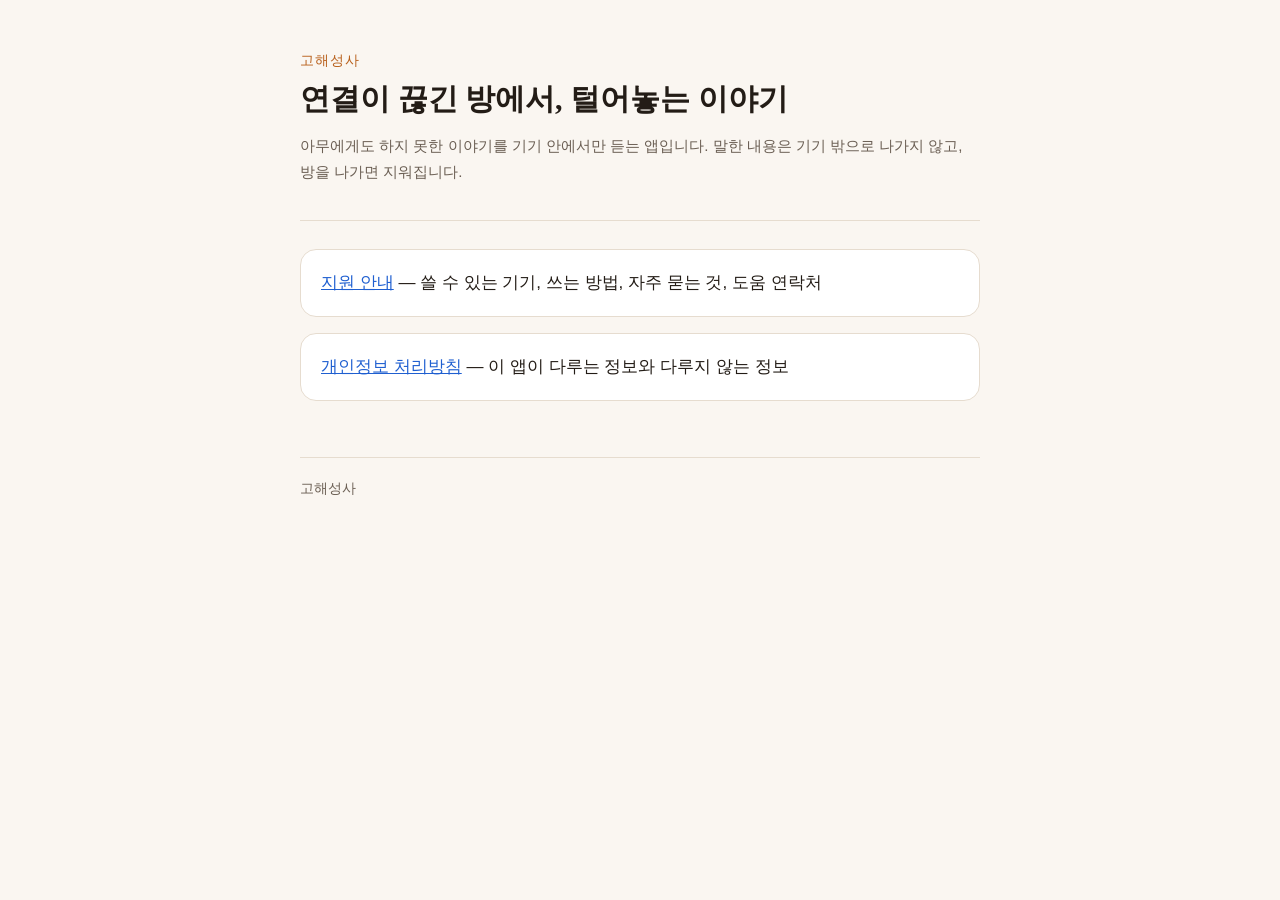
<file: index.html>
<!doctype html>
<html lang="ko">
<head>
<meta charset="utf-8">
<meta name="viewport" content="width=device-width, initial-scale=1">
<title>고해성사</title>
<link rel="stylesheet" href="style.css">
</head>
<body>
<main>
<header class="top">
  <p class="app">고해성사</p>
  <h1>연결이 끊긴 방에서, 털어놓는 이야기</h1>
  <p class="muted">아무에게도 하지 못한 이야기를 기기 안에서만 듣는 앱입니다. 말한 내용은 기기 밖으로 나가지 않고, 방을 나가면 지워집니다.</p>
</header>
<div class="card"><a href="support.html">지원 안내</a> — 쓸 수 있는 기기, 쓰는 방법, 자주 묻는 것, 도움 연락처</div>
<div class="card"><a href="privacy.html">개인정보 처리방침</a> — 이 앱이 다루는 정보와 다루지 않는 정보</div>
<footer>고해성사</footer>
</main>
</body>
</html>
</file>
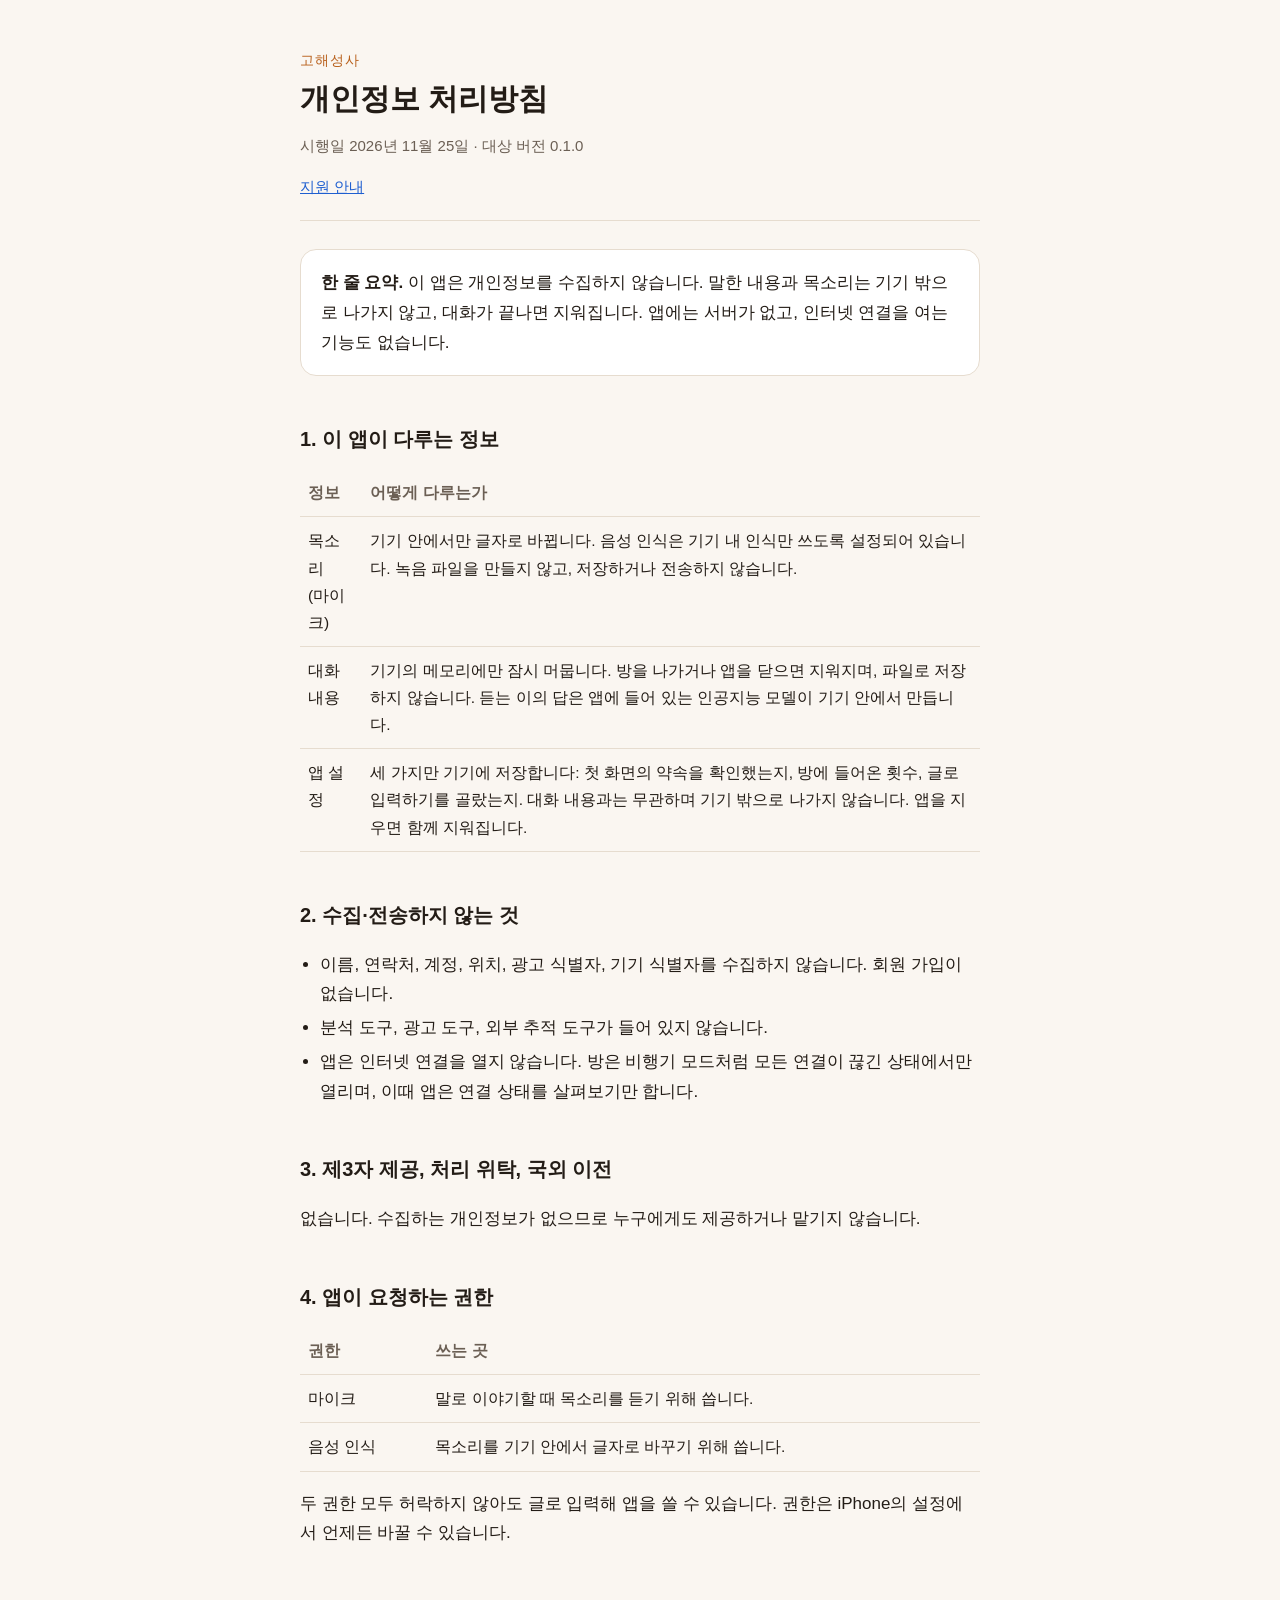
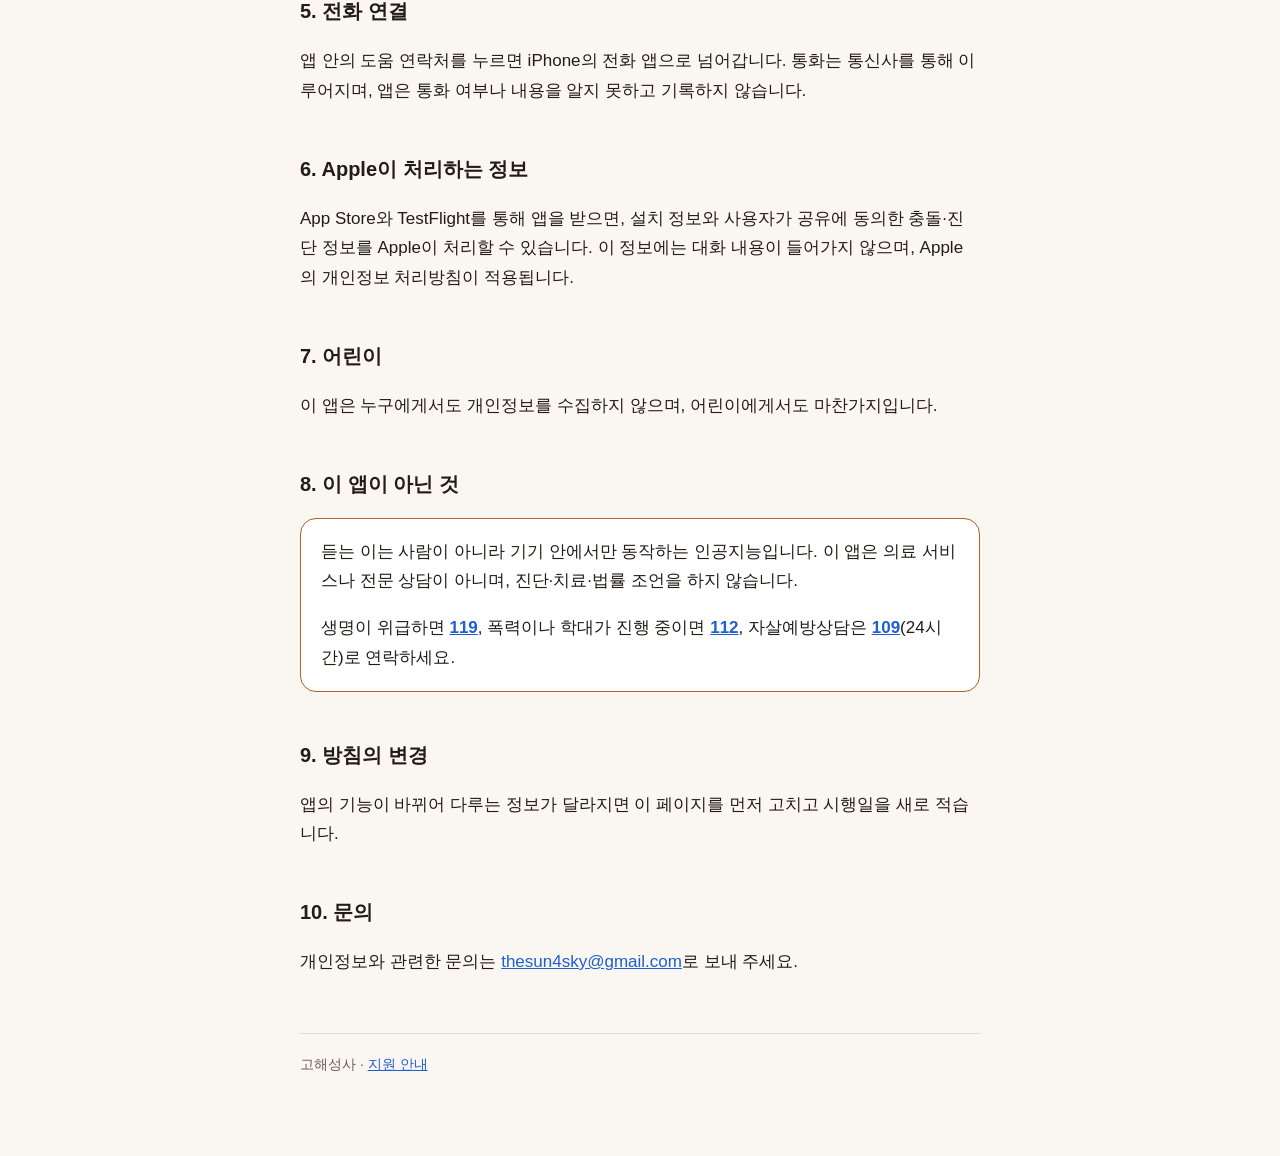
<file: privacy.html>
<!doctype html>
<html lang="ko">
<head>
<meta charset="utf-8">
<meta name="viewport" content="width=device-width, initial-scale=1">
<title>개인정보 처리방침 — 고해성사</title>
<link rel="stylesheet" href="style.css">
</head>
<body>
<main>
<header class="top">
  <p class="app">고해성사</p>
  <h1>개인정보 처리방침</h1>
  <p class="muted">시행일 2026년 11월 25일 · 대상 버전 0.1.0</p>
  <nav><a href="support.html">지원 안내</a></nav>
</header>

<div class="card">
  <strong>한 줄 요약.</strong> 이 앱은 개인정보를 수집하지 않습니다. 말한 내용과 목소리는 기기 밖으로 나가지 않고, 대화가 끝나면 지워집니다. 앱에는 서버가 없고, 인터넷 연결을 여는 기능도 없습니다.
</div>

<h2>1. 이 앱이 다루는 정보</h2>
<table>
  <tr><th>정보</th><th>어떻게 다루는가</th></tr>
  <tr><td>목소리<br>(마이크)</td><td>기기 안에서만 글자로 바뀝니다. 음성 인식은 기기 내 인식만 쓰도록 설정되어 있습니다. 녹음 파일을 만들지 않고, 저장하거나 전송하지 않습니다.</td></tr>
  <tr><td>대화 내용</td><td>기기의 메모리에만 잠시 머뭅니다. 방을 나가거나 앱을 닫으면 지워지며, 파일로 저장하지 않습니다. 듣는 이의 답은 앱에 들어 있는 인공지능 모델이 기기 안에서 만듭니다.</td></tr>
  <tr><td>앱 설정</td><td>세 가지만 기기에 저장합니다: 첫 화면의 약속을 확인했는지, 방에 들어온 횟수, 글로 입력하기를 골랐는지. 대화 내용과는 무관하며 기기 밖으로 나가지 않습니다. 앱을 지우면 함께 지워집니다.</td></tr>
</table>

<h2>2. 수집·전송하지 않는 것</h2>
<ul>
  <li>이름, 연락처, 계정, 위치, 광고 식별자, 기기 식별자를 수집하지 않습니다. 회원 가입이 없습니다.</li>
  <li>분석 도구, 광고 도구, 외부 추적 도구가 들어 있지 않습니다.</li>
  <li>앱은 인터넷 연결을 열지 않습니다. 방은 비행기 모드처럼 모든 연결이 끊긴 상태에서만 열리며, 이때 앱은 연결 상태를 살펴보기만 합니다.</li>
</ul>

<h2>3. 제3자 제공, 처리 위탁, 국외 이전</h2>
<p>없습니다. 수집하는 개인정보가 없으므로 누구에게도 제공하거나 맡기지 않습니다.</p>

<h2>4. 앱이 요청하는 권한</h2>
<table>
  <tr><th>권한</th><th>쓰는 곳</th></tr>
  <tr><td>마이크</td><td>말로 이야기할 때 목소리를 듣기 위해 씁니다.</td></tr>
  <tr><td>음성 인식</td><td>목소리를 기기 안에서 글자로 바꾸기 위해 씁니다.</td></tr>
</table>
<p>두 권한 모두 허락하지 않아도 글로 입력해 앱을 쓸 수 있습니다. 권한은 iPhone의 설정에서 언제든 바꿀 수 있습니다.</p>

<h2>5. 전화 연결</h2>
<p>앱 안의 도움 연락처를 누르면 iPhone의 전화 앱으로 넘어갑니다. 통화는 통신사를 통해 이루어지며, 앱은 통화 여부나 내용을 알지 못하고 기록하지 않습니다.</p>

<h2>6. Apple이 처리하는 정보</h2>
<p>App Store와 TestFlight를 통해 앱을 받으면, 설치 정보와 사용자가 공유에 동의한 충돌·진단 정보를 Apple이 처리할 수 있습니다. 이 정보에는 대화 내용이 들어가지 않으며, Apple의 개인정보 처리방침이 적용됩니다.</p>

<h2>7. 어린이</h2>
<p>이 앱은 누구에게서도 개인정보를 수집하지 않으며, 어린이에게서도 마찬가지입니다.</p>

<h2>8. 이 앱이 아닌 것</h2>
<div class="card warn">
  <p style="margin-top:0">듣는 이는 사람이 아니라 기기 안에서만 동작하는 인공지능입니다. 이 앱은 의료 서비스나 전문 상담이 아니며, 진단·치료·법률 조언을 하지 않습니다.</p>
  <p style="margin-bottom:0">생명이 위급하면 <a class="tel" href="tel:119">119</a>, 폭력이나 학대가 진행 중이면 <a class="tel" href="tel:112">112</a>, 자살예방상담은 <a class="tel" href="tel:109">109</a>(24시간)로 연락하세요.</p>
</div>

<h2>9. 방침의 변경</h2>
<p>앱의 기능이 바뀌어 다루는 정보가 달라지면 이 페이지를 먼저 고치고 시행일을 새로 적습니다.</p>

<h2>10. 문의</h2>
<p>개인정보와 관련한 문의는 <a href="mailto:thesun4sky@gmail.com">thesun4sky@gmail.com</a>로 보내 주세요.</p>

<footer>고해성사 · <a href="support.html">지원 안내</a></footer>
</main>
</body>
</html>
</file>
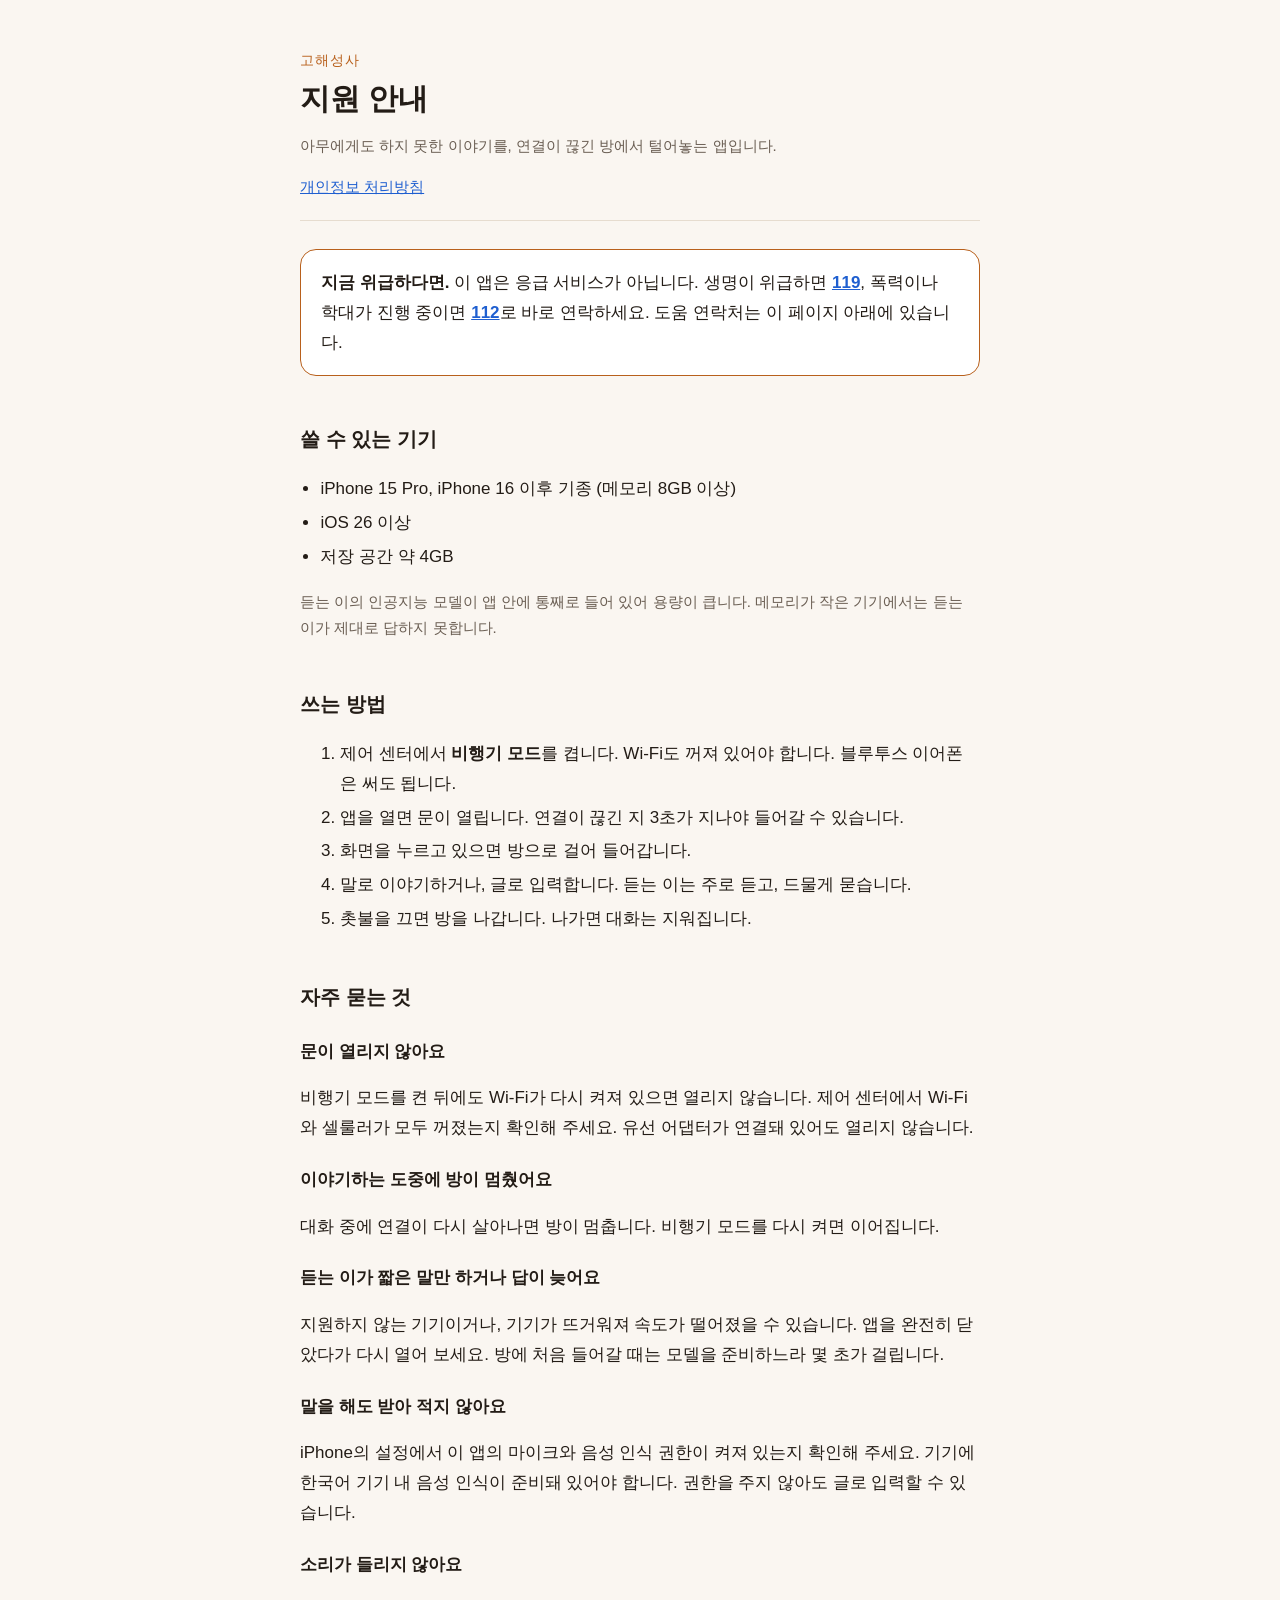
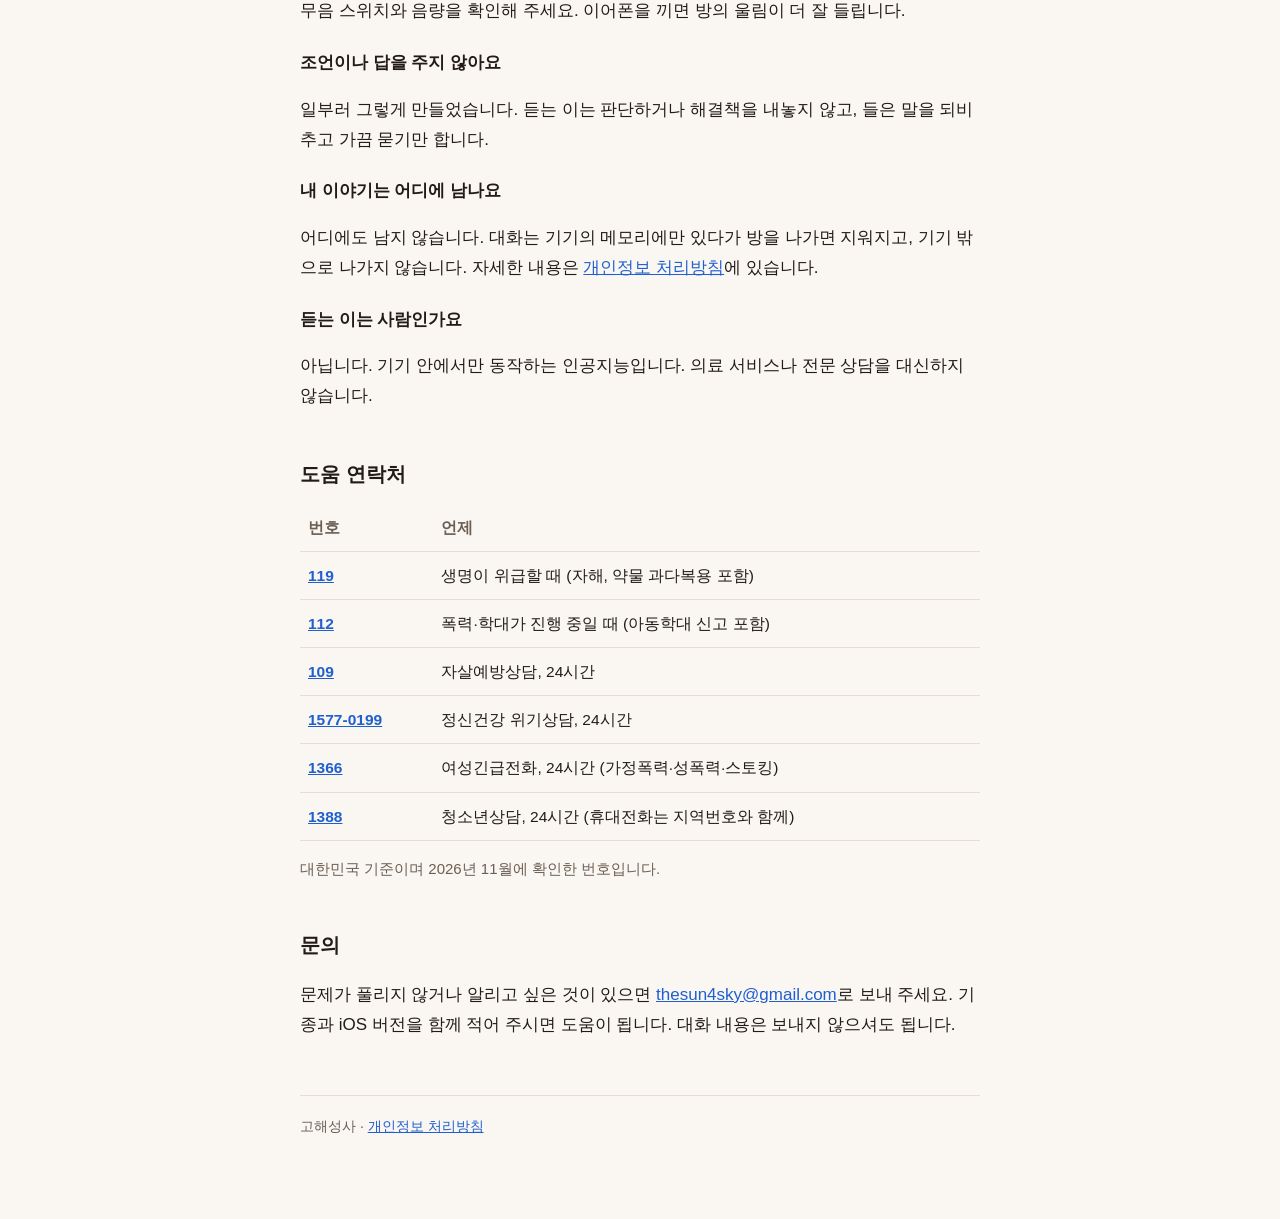
<file: support.html>
<!doctype html>
<html lang="ko">
<head>
<meta charset="utf-8">
<meta name="viewport" content="width=device-width, initial-scale=1">
<title>지원 안내 — 고해성사</title>
<link rel="stylesheet" href="style.css">
</head>
<body>
<main>
<header class="top">
  <p class="app">고해성사</p>
  <h1>지원 안내</h1>
  <p class="muted">아무에게도 하지 못한 이야기를, 연결이 끊긴 방에서 털어놓는 앱입니다.</p>
  <nav><a href="privacy.html">개인정보 처리방침</a></nav>
</header>

<div class="card warn">
  <strong>지금 위급하다면.</strong> 이 앱은 응급 서비스가 아닙니다. 생명이 위급하면 <a class="tel" href="tel:119">119</a>, 폭력이나 학대가 진행 중이면 <a class="tel" href="tel:112">112</a>로 바로 연락하세요. 도움 연락처는 이 페이지 아래에 있습니다.
</div>

<h2>쓸 수 있는 기기</h2>
<ul>
  <li>iPhone 15 Pro, iPhone 16 이후 기종 (메모리 8GB 이상)</li>
  <li>iOS 26 이상</li>
  <li>저장 공간 약 4GB</li>
</ul>
<p class="muted">듣는 이의 인공지능 모델이 앱 안에 통째로 들어 있어 용량이 큽니다. 메모리가 작은 기기에서는 듣는 이가 제대로 답하지 못합니다.</p>

<h2>쓰는 방법</h2>
<ol>
  <li>제어 센터에서 <strong>비행기 모드</strong>를 켭니다. Wi-Fi도 꺼져 있어야 합니다. 블루투스 이어폰은 써도 됩니다.</li>
  <li>앱을 열면 문이 열립니다. 연결이 끊긴 지 3초가 지나야 들어갈 수 있습니다.</li>
  <li>화면을 누르고 있으면 방으로 걸어 들어갑니다.</li>
  <li>말로 이야기하거나, 글로 입력합니다. 듣는 이는 주로 듣고, 드물게 묻습니다.</li>
  <li>촛불을 끄면 방을 나갑니다. 나가면 대화는 지워집니다.</li>
</ol>

<h2>자주 묻는 것</h2>
<h3>문이 열리지 않아요</h3>
<p>비행기 모드를 켠 뒤에도 Wi-Fi가 다시 켜져 있으면 열리지 않습니다. 제어 센터에서 Wi-Fi와 셀룰러가 모두 꺼졌는지 확인해 주세요. 유선 어댑터가 연결돼 있어도 열리지 않습니다.</p>
<h3>이야기하는 도중에 방이 멈췄어요</h3>
<p>대화 중에 연결이 다시 살아나면 방이 멈춥니다. 비행기 모드를 다시 켜면 이어집니다.</p>
<h3>듣는 이가 짧은 말만 하거나 답이 늦어요</h3>
<p>지원하지 않는 기기이거나, 기기가 뜨거워져 속도가 떨어졌을 수 있습니다. 앱을 완전히 닫았다가 다시 열어 보세요. 방에 처음 들어갈 때는 모델을 준비하느라 몇 초가 걸립니다.</p>
<h3>말을 해도 받아 적지 않아요</h3>
<p>iPhone의 설정에서 이 앱의 마이크와 음성 인식 권한이 켜져 있는지 확인해 주세요. 기기에 한국어 기기 내 음성 인식이 준비돼 있어야 합니다. 권한을 주지 않아도 글로 입력할 수 있습니다.</p>
<h3>소리가 들리지 않아요</h3>
<p>무음 스위치와 음량을 확인해 주세요. 이어폰을 끼면 방의 울림이 더 잘 들립니다.</p>
<h3>조언이나 답을 주지 않아요</h3>
<p>일부러 그렇게 만들었습니다. 듣는 이는 판단하거나 해결책을 내놓지 않고, 들은 말을 되비추고 가끔 묻기만 합니다.</p>
<h3>내 이야기는 어디에 남나요</h3>
<p>어디에도 남지 않습니다. 대화는 기기의 메모리에만 있다가 방을 나가면 지워지고, 기기 밖으로 나가지 않습니다. 자세한 내용은 <a href="privacy.html">개인정보 처리방침</a>에 있습니다.</p>
<h3>듣는 이는 사람인가요</h3>
<p>아닙니다. 기기 안에서만 동작하는 인공지능입니다. 의료 서비스나 전문 상담을 대신하지 않습니다.</p>

<h2>도움 연락처</h2>
<table>
  <tr><th>번호</th><th>언제</th></tr>
  <tr><td><a class="tel" href="tel:119">119</a></td><td>생명이 위급할 때 (자해, 약물 과다복용 포함)</td></tr>
  <tr><td><a class="tel" href="tel:112">112</a></td><td>폭력·학대가 진행 중일 때 (아동학대 신고 포함)</td></tr>
  <tr><td><a class="tel" href="tel:109">109</a></td><td>자살예방상담, 24시간</td></tr>
  <tr><td><a class="tel" href="tel:15770199">1577-0199</a></td><td>정신건강 위기상담, 24시간</td></tr>
  <tr><td><a class="tel" href="tel:1366">1366</a></td><td>여성긴급전화, 24시간 (가정폭력·성폭력·스토킹)</td></tr>
  <tr><td><a class="tel" href="tel:1388">1388</a></td><td>청소년상담, 24시간 (휴대전화는 지역번호와 함께)</td></tr>
</table>
<p class="muted">대한민국 기준이며 2026년 11월에 확인한 번호입니다.</p>

<h2>문의</h2>
<p>문제가 풀리지 않거나 알리고 싶은 것이 있으면 <a href="mailto:thesun4sky@gmail.com">thesun4sky@gmail.com</a>로 보내 주세요. 기종과 iOS 버전을 함께 적어 주시면 도움이 됩니다. 대화 내용은 보내지 않으셔도 됩니다.</p>

<footer>고해성사 · <a href="privacy.html">개인정보 처리방침</a></footer>
</main>
</body>
</html>
</file>
<file: style.css>
:root { --bg:#0e0c0b; --panel:#191512; --ink:#f3ece4; --muted:#b9ada0; --line:#322a24; --accent:#f0a05a; --blue:#7fb0ff; }
@media (prefers-color-scheme: light) { :root { --bg:#faf6f1; --panel:#ffffff; --ink:#231c16; --muted:#6b5f54; --line:#e6dccf; --accent:#b8601c; --blue:#1f5fd0; } }
* { box-sizing: border-box; }
html { -webkit-text-size-adjust: 100%; }
body { margin:0; background:var(--bg); color:var(--ink); font: 17px/1.75 -apple-system, BlinkMacSystemFont, "Apple SD Gothic Neo", "Noto Sans KR", sans-serif; }
main { max-width: 720px; margin: 0 auto; padding: 48px 20px 80px; }
header.top { border-bottom:1px solid var(--line); padding-bottom: 20px; margin-bottom: 28px; }
.app { color:var(--accent); font-size:14px; letter-spacing:.08em; margin:0 0 6px; }
h1 { font: 600 30px/1.3 "Apple SD Gothic Neo", serif; margin:0 0 8px; }
h2 { font-size: 20px; margin: 40px 0 10px; padding-top: 6px; }
h3 { font-size: 17px; margin: 22px 0 4px; }
p, li { color: var(--ink); } .muted { color: var(--muted); font-size: 15px; }
.card { background:var(--panel); border:1px solid var(--line); border-radius:16px; padding:18px 20px; margin:16px 0; }
.card.warn { border-color: var(--accent); }
ul { padding-left: 1.2em; } li { margin: 4px 0; }
table { width:100%; border-collapse: collapse; margin: 12px 0; font-size: 15.5px; }
th, td { text-align:left; padding:10px 8px; border-bottom:1px solid var(--line); vertical-align: top; }
th { color: var(--muted); font-weight: 600; white-space: nowrap; }
a { color: var(--blue); } .tel { font-variant-numeric: tabular-nums; font-weight: 600; white-space: nowrap; }
nav { margin-top: 10px; font-size: 15px; } nav a { margin-right: 14px; }
footer { margin-top: 56px; padding-top: 18px; border-top:1px solid var(--line); color: var(--muted); font-size: 14px; }
</file>
